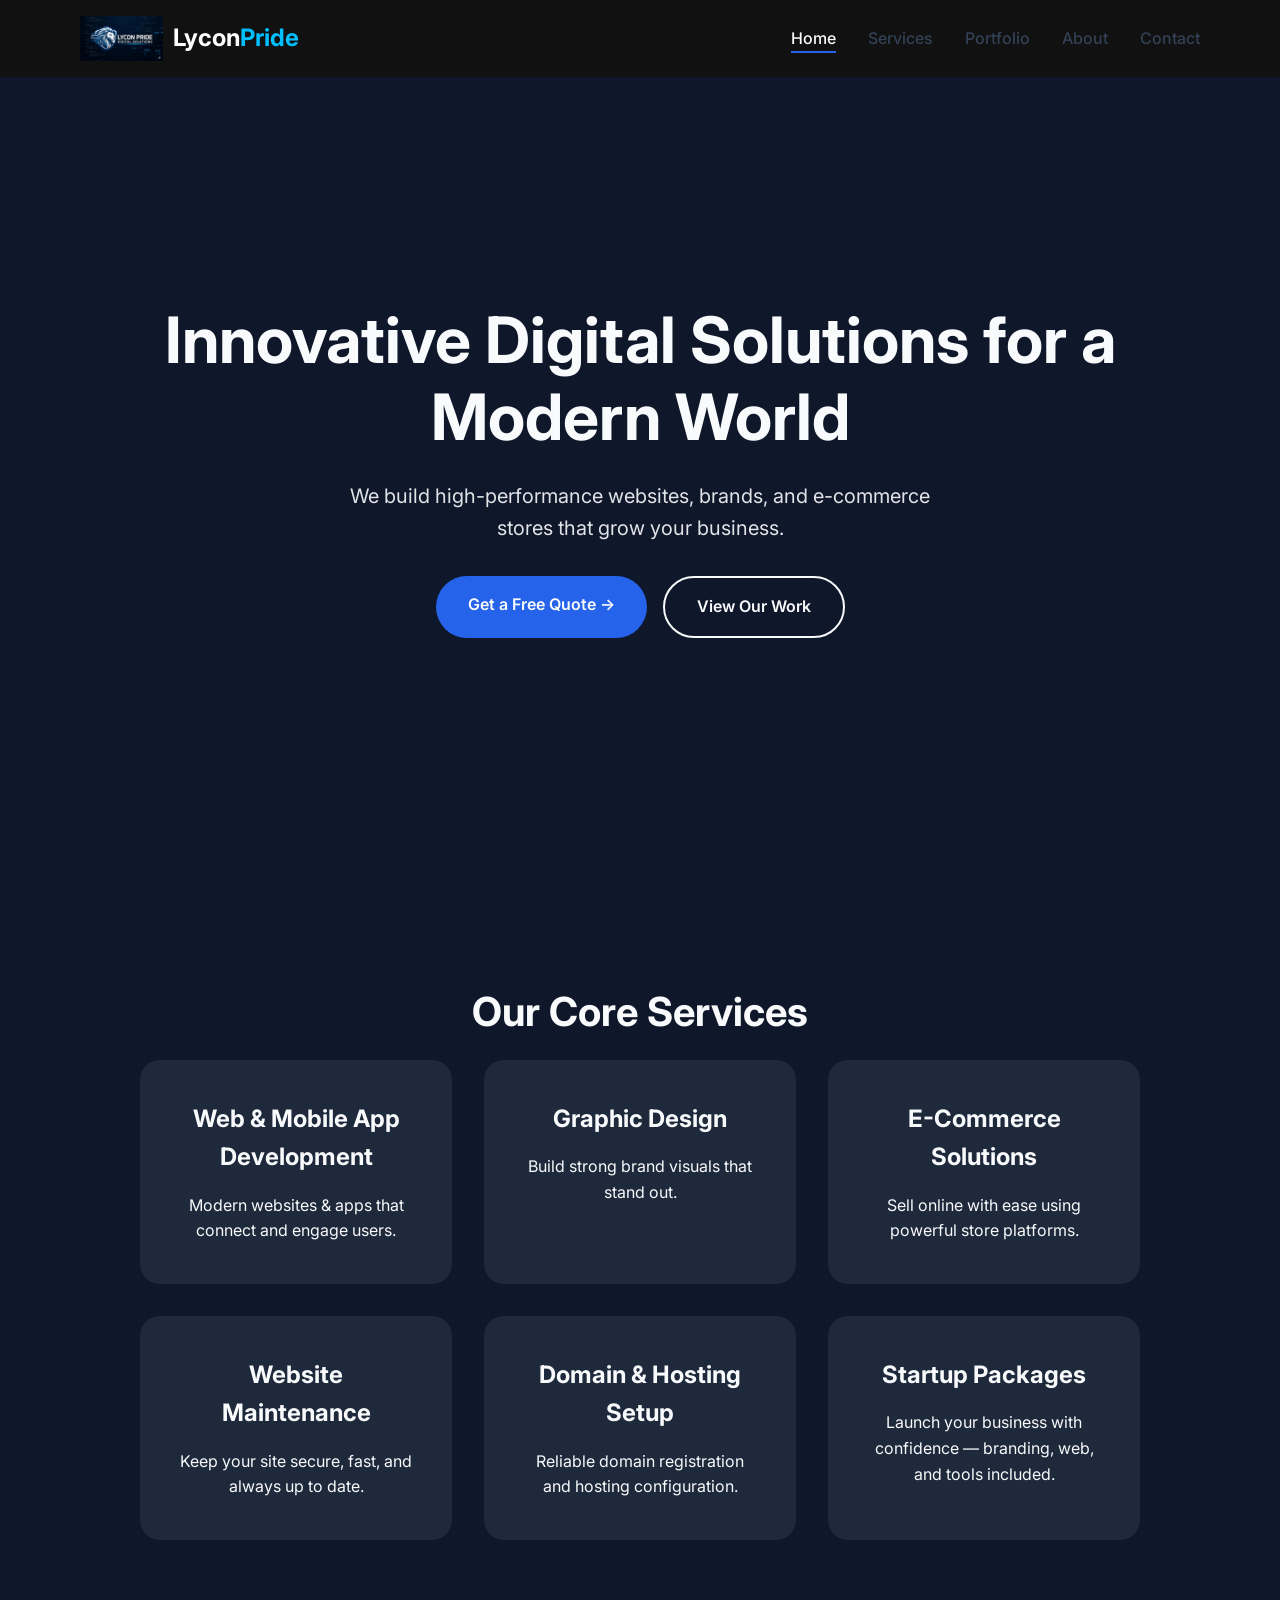
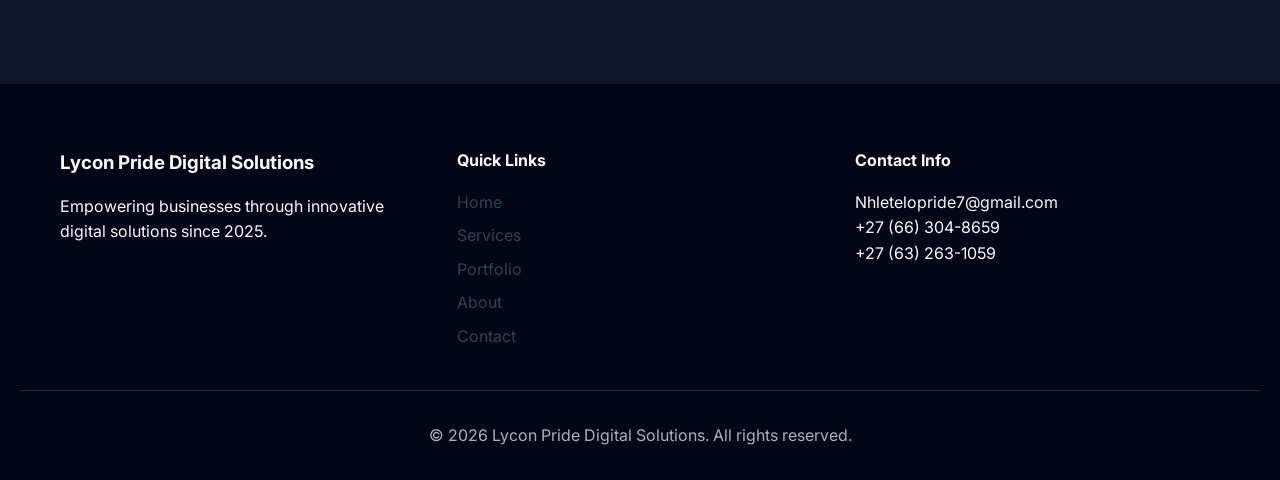
<file: index.html>
<!DOCTYPE html>
<html lang="en">
<head>
    <meta charset="UTF-8">
    <meta name="viewport" content="width=device-width, initial-scale=1.0">
    <title>Lycon Pride Digital Solutions | Home</title>

    <!-- CSS -->
    <link rel="stylesheet" href="style.css">

    <!-- Fonts -->
    <link href="https://fonts.googleapis.com/css2?family=Inter:wght@300;400;500;600;700;800&display=swap" rel="stylesheet">
</head>
<body>

    <!-- Navigation -->
    <nav class="navbar">
        <div class="container">
            <div class="nav-container">
                <a href="index.html" class="logo">
                    <img src="lyconpride.png" alt="Lycon Pride Logo">
                    <span>Lycon<span class="highlight">Pride</span></span>
                </a>
                <button class="mobile-menu-btn" id="mobileMenuBtn">☰</button>
                <ul class="nav-links" id="navLinks">
                    <li><a href="index.html" class="active">Home</a></li>
                    <li><a href="services.html">Services</a></li>
                    <li><a href="portfolio.html">Portfolio</a></li>
                    <li><a href="about.html">About</a></li>
                    <li><a href="contact.html">Contact</a></li>
                </ul>
            </div>
        </div>
    </nav>

    <!-- Hero -->
    <section class="hero">
        <div class="container">
            <div class="hero-content">
                <h1>Innovative Digital Solutions for a Modern World</h1>
                <p>We build high-performance websites, brands, and e-commerce stores that grow your business.</p>
                <div class="hero-buttons">
                    <a href="contact.html" class="btn-primary">Get a Free Quote →</a>
                    <a href="portfolio.html" class="btn-secondary">View Our Work</a>
                </div>
            </div>
        </div>
    </section>

    <!-- Services -->
    <section class="services-preview">
        <div class="container">
            <h2 class="section-title">Our Core Services</h2>
            <div class="services-grid">

                <div class="service-card">
                    <h3>Web & Mobile App Development</h3>
                    <p>Modern websites & apps that connect and engage users.</p>
                </div>

                <div class="service-card">
                    <h3>Graphic Design</h3>
                    <p>Build strong brand visuals that stand out.</p>
                </div>

                <div class="service-card">
                    <h3>E-Commerce Solutions</h3>
                    <p>Sell online with ease using powerful store platforms.</p>
                </div>

                <div class="service-card">
                    <h3>Website Maintenance</h3>
                    <p>Keep your site secure, fast, and always up to date.</p>
                </div>

                <div class="service-card">
                    <h3>Domain & Hosting Setup</h3>
                    <p>Reliable domain registration and hosting configuration.</p>
                </div>

                <div class="service-card">
                    <h3>Startup Packages</h3>
                    <p>Launch your business with confidence — branding, web, and tools included.</p>
                </div>

            </div>
        </div>
    </section>

    <!-- Footer -->
    <footer class="footer">
        <div class="container">
            <div class="footer-content">
                <div class="footer-section">
                    <h3>Lycon Pride Digital Solutions</h3>
                    <p>Empowering businesses through innovative digital solutions since 2025.</p>
                </div>
                <div class="footer-section">
                    <h4>Quick Links</h4>
                    <ul>
                        <li><a href="index.html">Home</a></li>
                        <li><a href="services.html">Services</a></li>
                        <li><a href="portfolio.html">Portfolio</a></li>
                        <li><a href="about.html">About</a></li>
                        <li><a href="contact.html">Contact</a></li>
                    </ul>
                </div>
                <div class="footer-section">
                    <h4>Contact Info</h4>
                    <p>Nhletelopride7@gmail.com</p>
                    <p>+27 (66) 304-8659</p>
                    <p>+27 (63) 263-1059</p>
                </div>
                </div>
            </div>
            <div class="footer-bottom">
                <p>&copy; 2025 Lycon Pride Digital Solutions. All rights reserved.</p>
            </div>
        </div>
    </footer>

    <!-- JS -->
    <script src="main.js"></script>
</body>
</html>
</file>
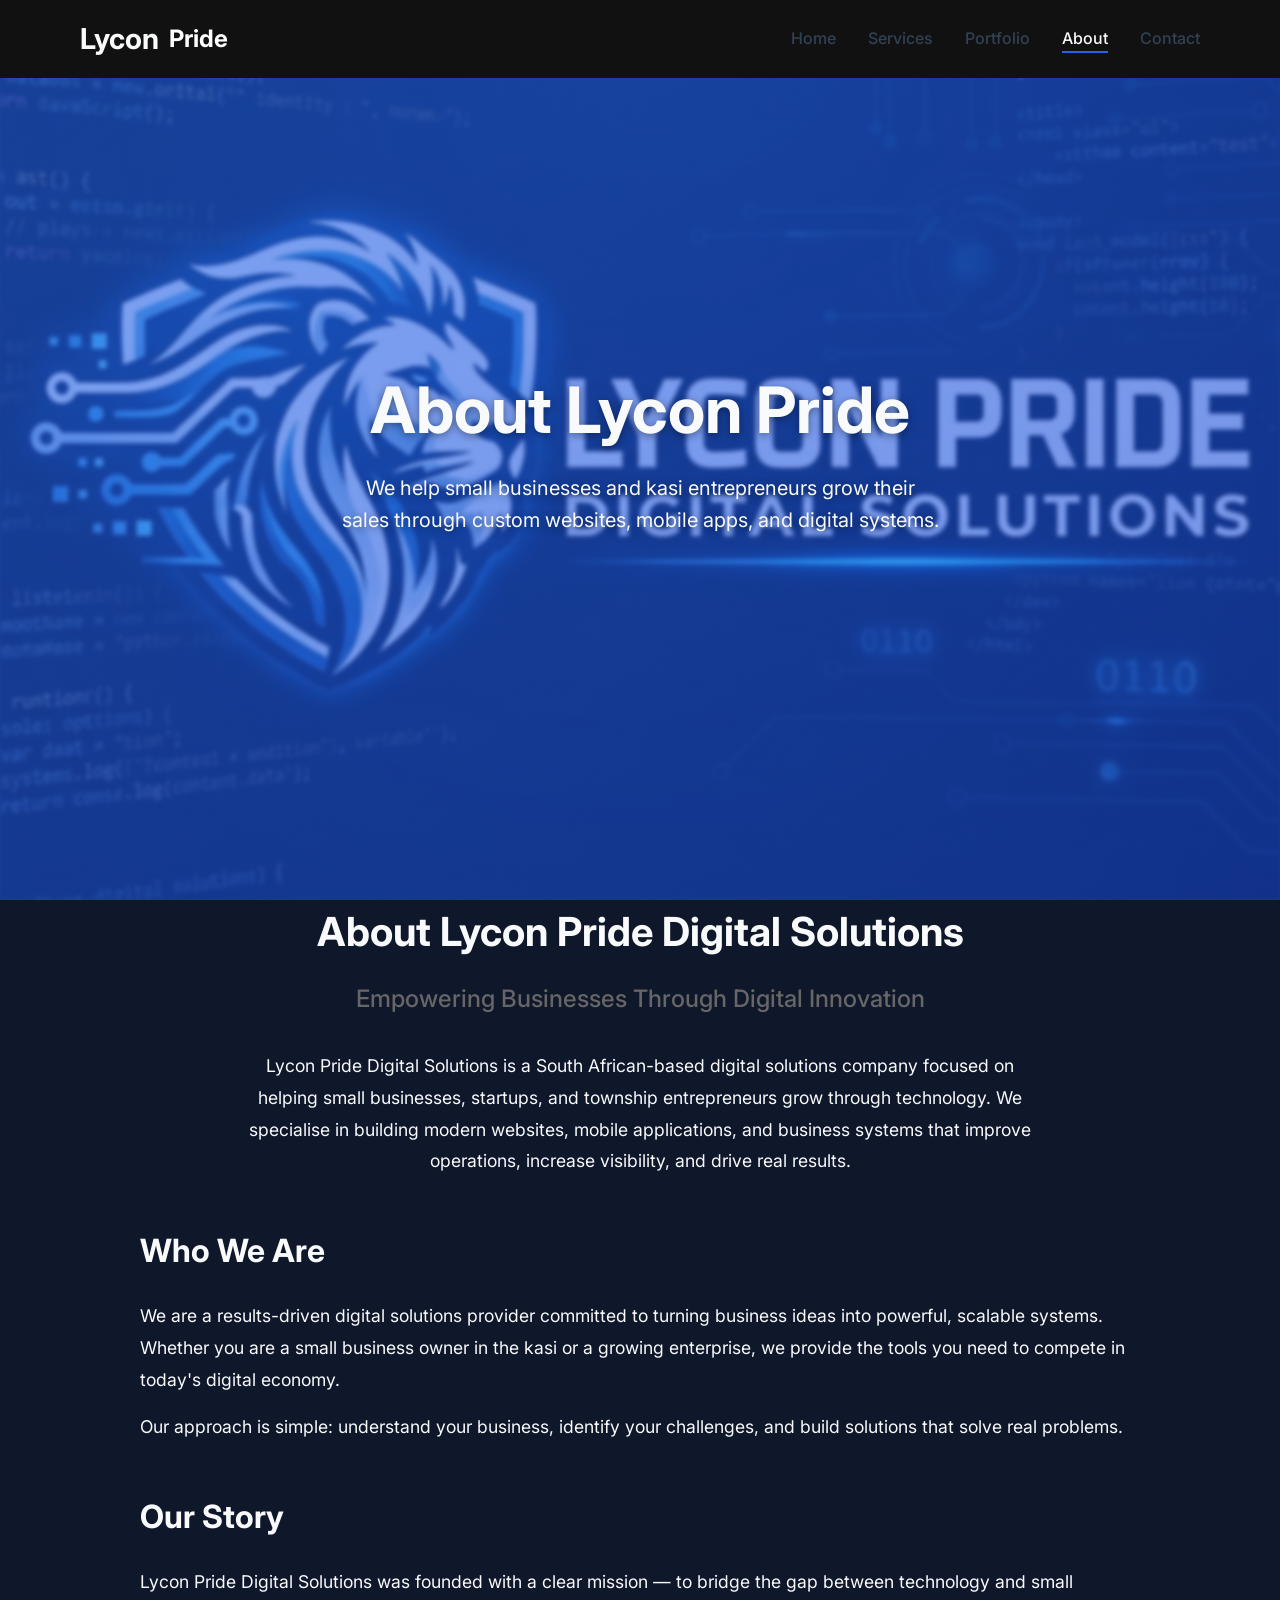
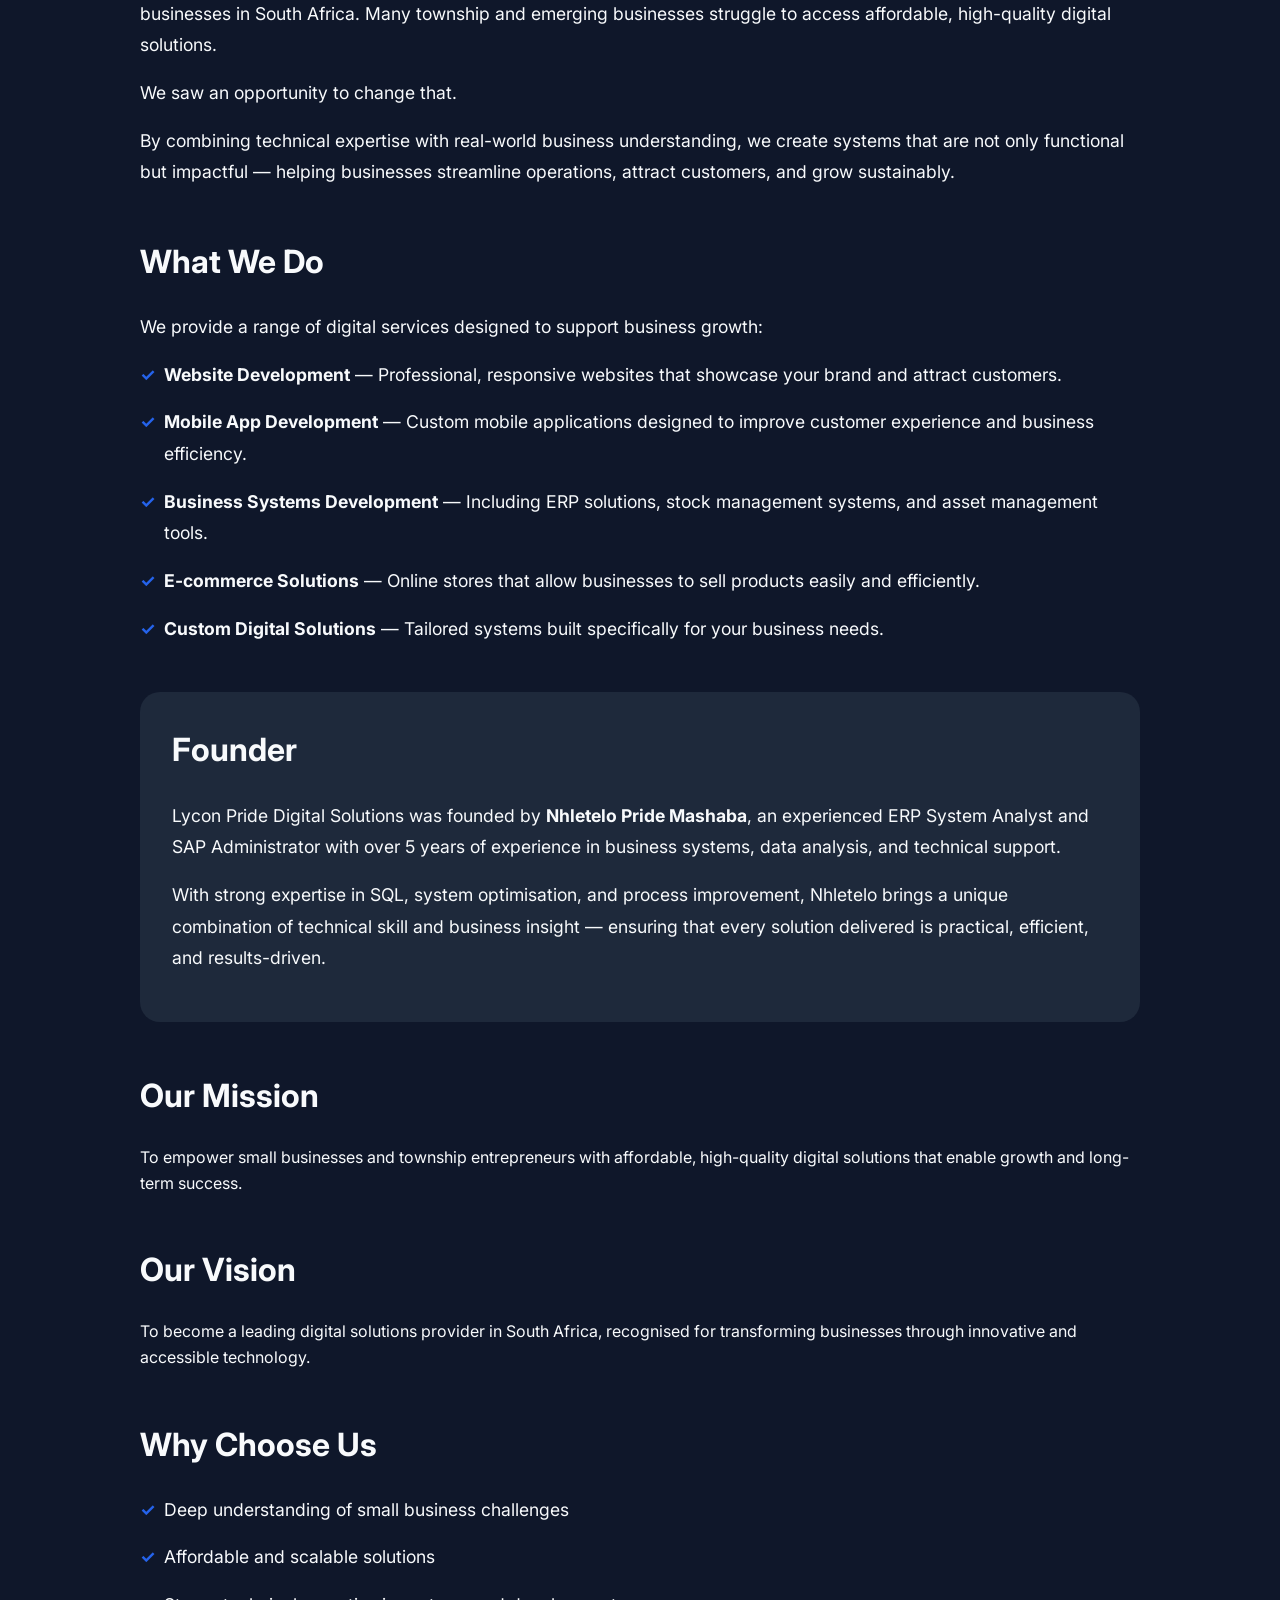
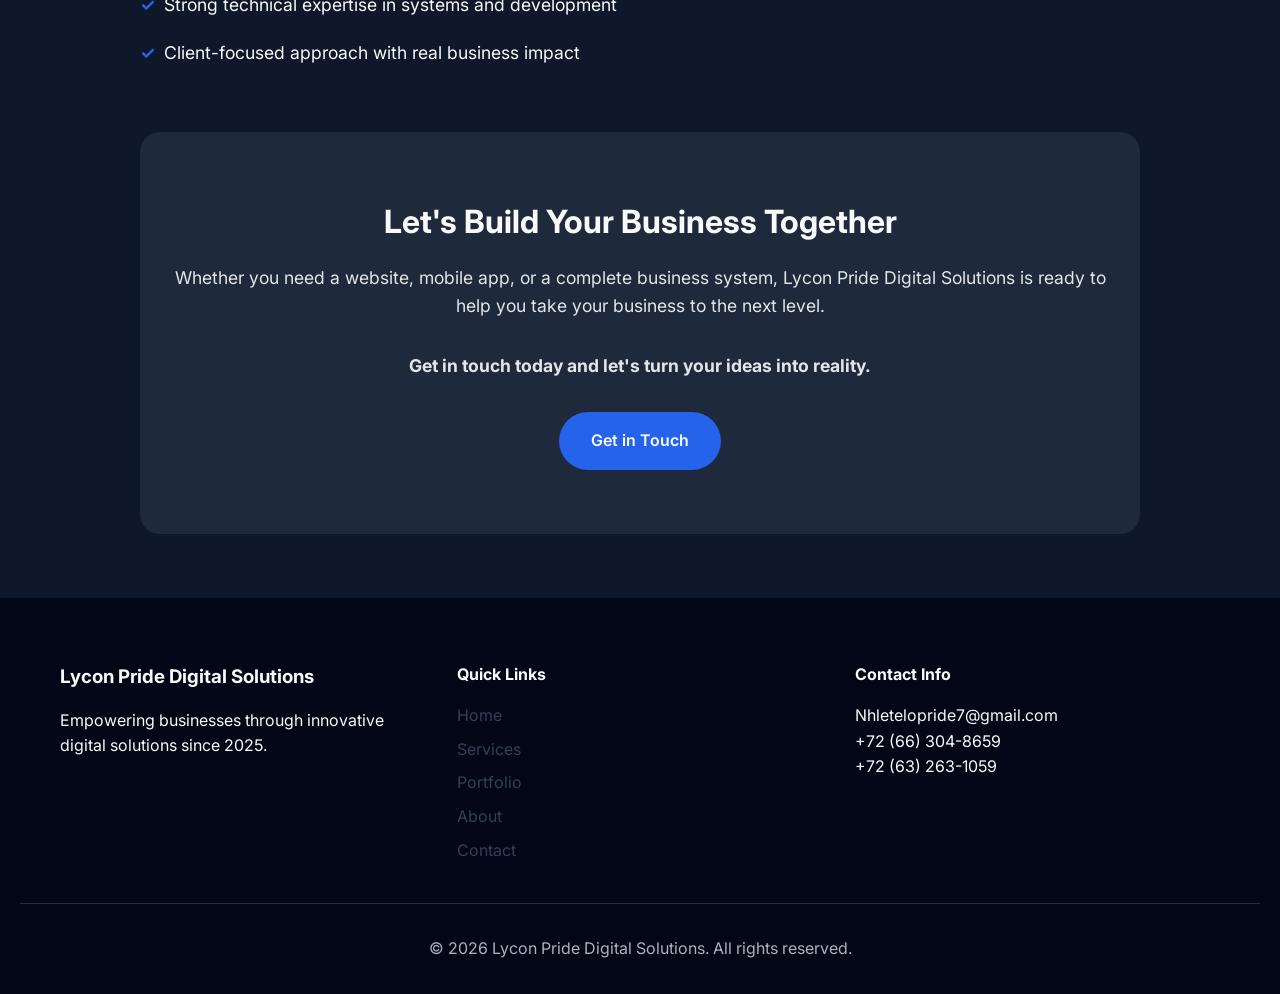
<file: about.html>
<!DOCTYPE html>
<html lang="en">
<head>
    <meta charset="UTF-8">
    <meta name="viewport" content="width=device-width, initial-scale=1.0">
    <title>About Us | Lycon Pride Digital Solutions</title>

    <!-- CSS -->
    <link rel="stylesheet" href="style.css">

    <!-- Fonts -->
    <link href="https://fonts.googleapis.com/css2?family=Inter:wght@300;400;500;600;700;800&display=swap" rel="stylesheet">
</head>
<body>

    <!-- NAVBAR -->
    <nav class="navbar">
        <div class="container">
            <div class="nav-container">
                <a href="index.html" class="logo">Lycon<span>Pride</span></a>
                <button class="mobile-menu-btn" id="mobileMenuBtn">☰</button>
                <ul class="nav-links" id="navLinks">
                    <li><a href="index.html">Home</a></li>
                    <li><a href="services.html">Services</a></li>
                    <li><a href="portfolio.html">Portfolio</a></li>
                    <li><a href="about.html" class="active">About</a></li>
                    <li><a href="contact.html">Contact</a></li>
                </ul>
            </div>
        </div>
    </nav>

    <!-- HERO -->
    <section class="page-hero services-hero">
        <div class="container">
            <h1>About Lycon Pride</h1>
            <p>We help small businesses and kasi entrepreneurs grow their sales through custom websites, mobile apps, and digital systems.</p>
        </div>
    </section>

    <!-- ABOUT -->
    <section class="about-page">
        <div class="container">
            <div class="about-content">

                <!-- Introduction -->
                <div class="about-intro">
                    <h2>About Lycon Pride Digital Solutions</h2>
                    <h3>Empowering Businesses Through Digital Innovation</h3>
                    <p>Lycon Pride Digital Solutions is a South African-based digital solutions company focused on helping small businesses, startups, and township entrepreneurs grow through technology. We specialise in building modern websites, mobile applications, and business systems that improve operations, increase visibility, and drive real results.</p>
                </div>

                <!-- Who We Are -->
                <div class="about-section">
                    <h2>Who We Are</h2>
                    <p>We are a results-driven digital solutions provider committed to turning business ideas into powerful, scalable systems. Whether you are a small business owner in the kasi or a growing enterprise, we provide the tools you need to compete in today's digital economy.</p>
                    <p>Our approach is simple: understand your business, identify your challenges, and build solutions that solve real problems.</p>
                </div>

                <!-- Our Story -->
                <div class="about-section">
                    <h2>Our Story</h2>
                    <p>Lycon Pride Digital Solutions was founded with a clear mission — to bridge the gap between technology and small businesses in South Africa. Many township and emerging businesses struggle to access affordable, high-quality digital solutions.</p>
                    <p>We saw an opportunity to change that.</p>
                    <p>By combining technical expertise with real-world business understanding, we create systems that are not only functional but impactful — helping businesses streamline operations, attract customers, and grow sustainably.</p>
                </div>

                <!-- What We Do -->
                <div class="about-section">
                    <h2>What We Do</h2>
                    <p>We provide a range of digital services designed to support business growth:</p>
                    <ul class="services-list">
                        <li><strong>Website Development</strong> — Professional, responsive websites that showcase your brand and attract customers.</li>
                        <li><strong>Mobile App Development</strong> — Custom mobile applications designed to improve customer experience and business efficiency.</li>
                        <li><strong>Business Systems Development</strong> — Including ERP solutions, stock management systems, and asset management tools.</li>
                        <li><strong>E-commerce Solutions</strong> — Online stores that allow businesses to sell products easily and efficiently.</li>
                        <li><strong>Custom Digital Solutions</strong> — Tailored systems built specifically for your business needs.</li>
                    </ul>
                </div>

                <!-- Founder -->
                <div class="about-section founder-section">
                    <h2>Founder</h2>
                    <p>Lycon Pride Digital Solutions was founded by <strong>Nhletelo Pride Mashaba</strong>, an experienced ERP System Analyst and SAP Administrator with over 5 years of experience in business systems, data analysis, and technical support.</p>
                    <p>With strong expertise in SQL, system optimisation, and process improvement, Nhletelo brings a unique combination of technical skill and business insight — ensuring that every solution delivered is practical, efficient, and results-driven.</p>
                </div>

                <!-- Mission -->
                <div class="about-mission">
                    <h2>Our Mission</h2>
                    <p>To empower small businesses and township entrepreneurs with affordable, high-quality digital solutions that enable growth and long-term success.</p>
                </div>

                <!-- Vision -->
                <div class="about-vision">
                    <h2>Our Vision</h2>
                    <p>To become a leading digital solutions provider in South Africa, recognised for transforming businesses through innovative and accessible technology.</p>
                </div>

                <!-- Why Choose Us -->
                <div class="about-section">
                    <h2>Why Choose Us</h2>
                    <ul class="benefits-list">
                        <li>Deep understanding of small business challenges</li>
                        <li>Affordable and scalable solutions</li>
                        <li>Strong technical expertise in systems and development</li>
                        <li>Client-focused approach with real business impact</li>
                    </ul>
                </div>

                <!-- Call to Action -->
                <div class="about-cta">
                    <h2>Let's Build Your Business Together</h2>
                    <p>Whether you need a website, mobile app, or a complete business system, Lycon Pride Digital Solutions is ready to help you take your business to the next level.</p>
                    <p><strong>Get in touch today and let's turn your ideas into reality.</strong></p>
                    <a href="contact.html" class="btn-primary">Get in Touch</a>
                </div>

            </div>
        </div>
    </section>

     <!-- Footer -->
    <footer class="footer">
        <div class="container">
            <div class="footer-content">
                <div class="footer-section">
                    <h3>Lycon Pride Digital Solutions</h3>
                    <p>Empowering businesses through innovative digital solutions since 2025.</p>
                </div>
                <div class="footer-section">
                    <h4>Quick Links</h4>
                    <ul>
                        <li><a href="index.html">Home</a></li>
                        <li><a href="services.html">Services</a></li>
                        <li><a href="portfolio.html">Portfolio</a></li>
                        <li><a href="about.html">About</a></li>
                        <li><a href="contact.html">Contact</a></li>
                    </ul>
                </div>
                <div class="footer-section">
                    <h4>Contact Info</h4>
                     <p>Nhletelopride7@gmail.com </p>
                    <p>+72 (66) 304-8659</p>
                     <p>+72 (63) 263-1059</p>
                </div>
                </div>
            </div>
            <div class="footer-bottom">
                <p>&copy; 2025 Lycon Pride Digital Solutions. All rights reserved.</p>
            </div>
        </div>
    </footer>

    <!-- JS -->
    <script src="main.js"></script>
</body>
</html>
</file>
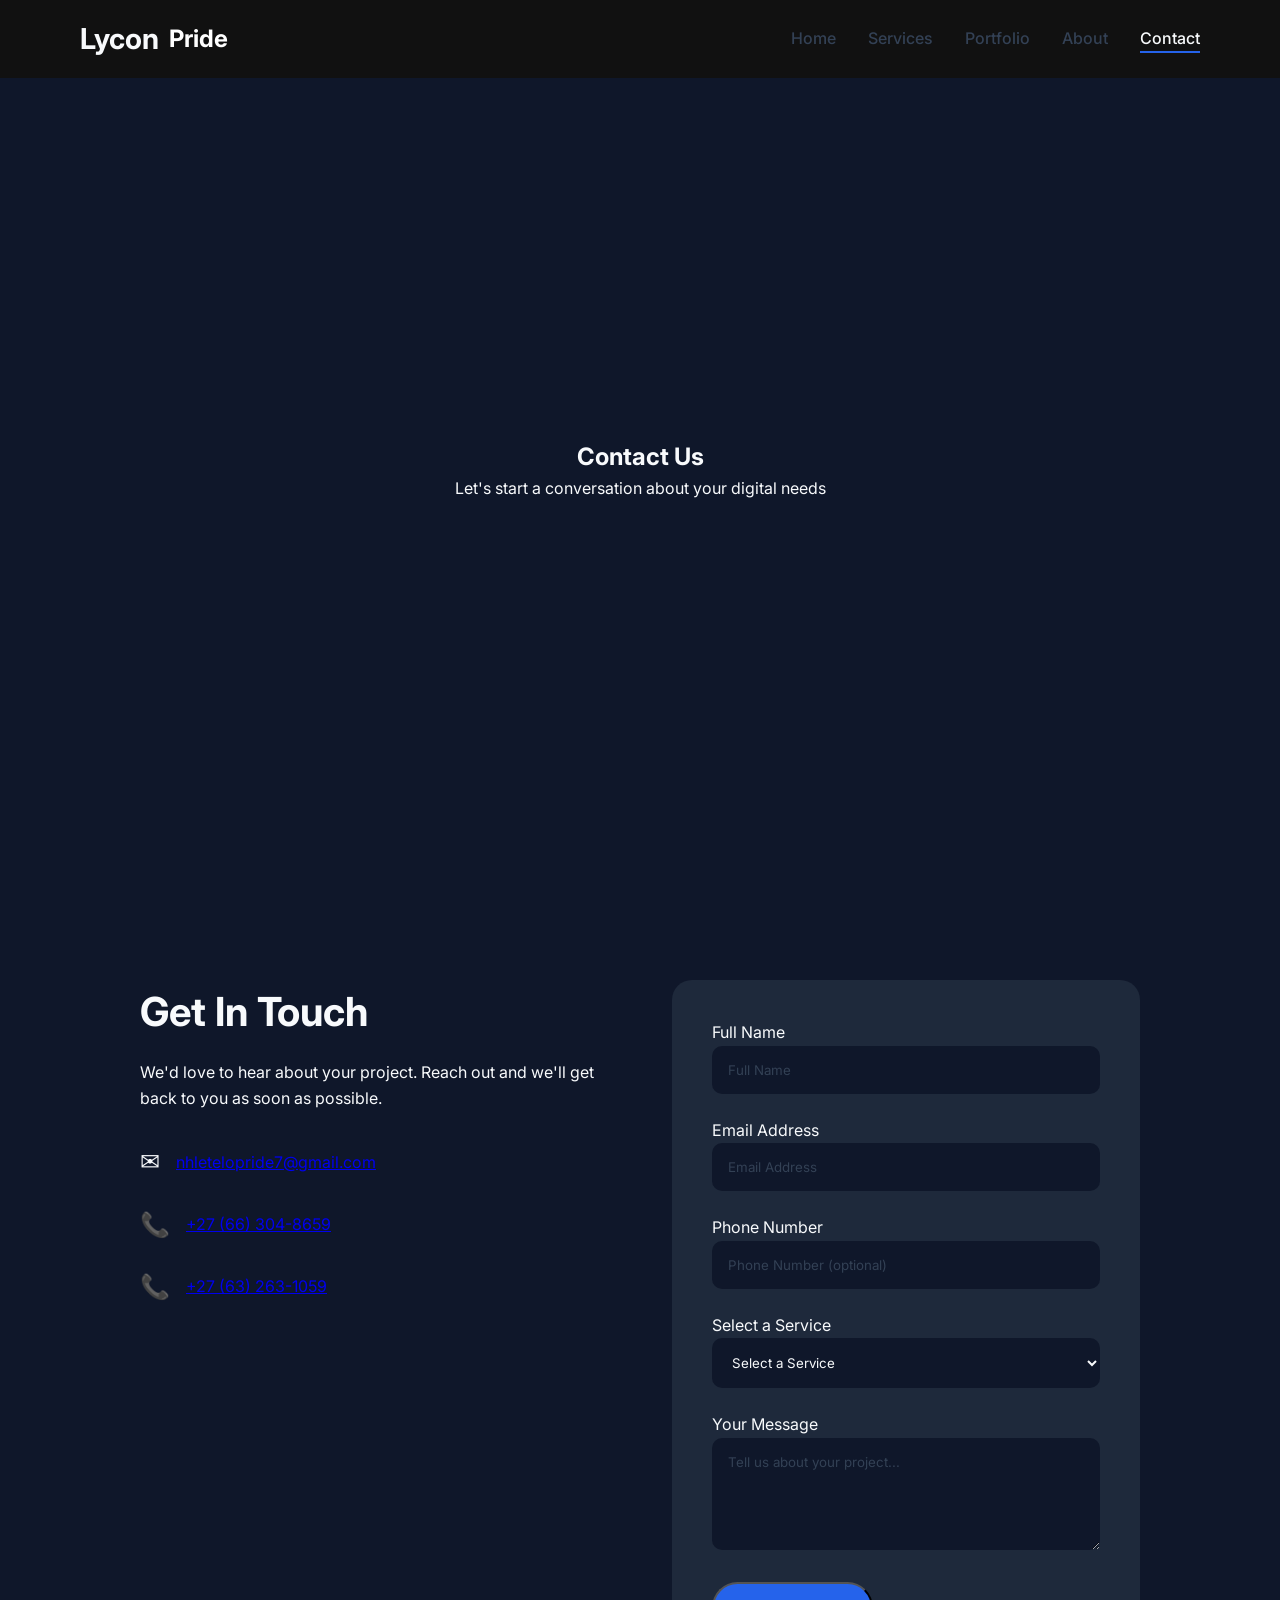
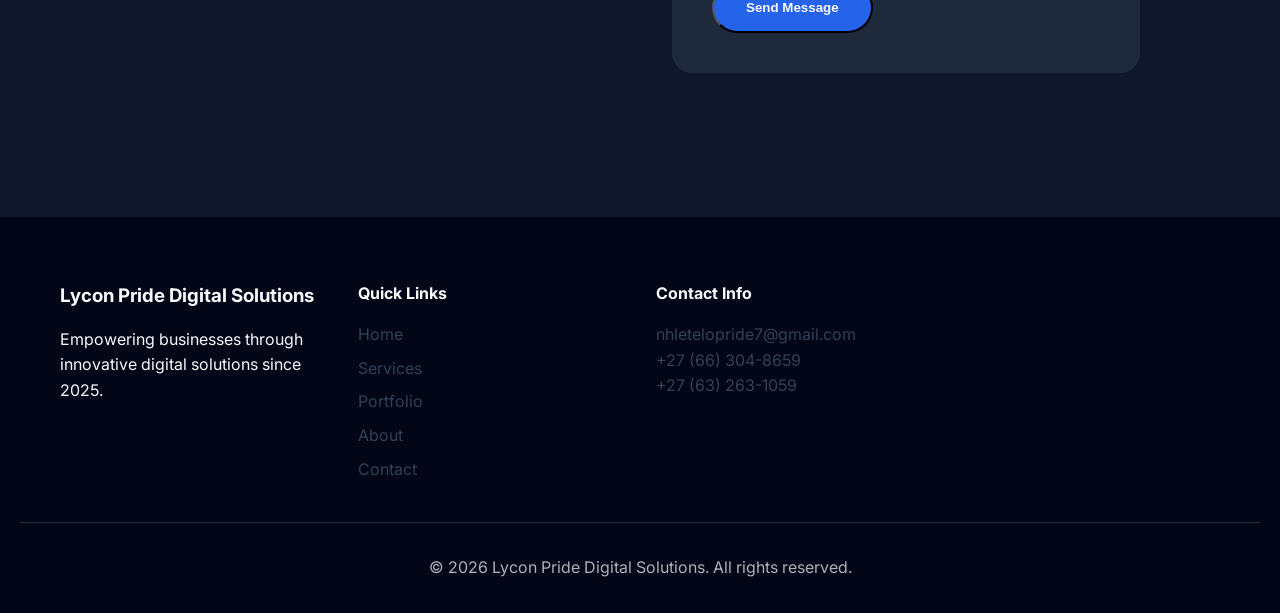
<file: contact.html>
<!DOCTYPE html>
<html lang="en">
<head>
    <meta charset="UTF-8">
    <meta name="viewport" content="width=device-width, initial-scale=1.0">
    <meta name="description" content="Contact Lycon Pride Digital Solutions — get in touch for web development, graphic design, e-commerce, and more.">
    <title>Contact Us | Lycon Pride Digital Solutions</title>

    <!-- CSS -->
    <link rel="stylesheet" href="style.css">

    <!-- Fonts -->
    <link href="https://fonts.googleapis.com/css2?family=Inter:wght@300;400;500;600;700;800&display=swap" rel="stylesheet">
</head>
<body>

    <!-- NAVBAR -->
    <nav class="navbar" role="navigation" aria-label="Main navigation">
        <div class="container">
            <div class="nav-container">
                <a href="index.html" class="logo" aria-label="Lycon Pride Digital Solutions Home">Lycon<span>Pride</span></a>
                <button class="mobile-menu-btn" id="mobileMenuBtn" aria-label="Toggle mobile menu" aria-expanded="false">&#9776;</button>
                <ul class="nav-links" id="navLinks" role="menubar">
                    <li role="none"><a href="index.html" role="menuitem">Home</a></li>
                    <li role="none"><a href="services.html" role="menuitem">Services</a></li>
                    <li role="none"><a href="portfolio.html" role="menuitem">Portfolio</a></li>
                    <li role="none"><a href="about.html" role="menuitem">About</a></li>
                    <li role="none"><a href="contact.html" class="active" role="menuitem" aria-current="page">Contact</a></li>
                </ul>
            </div>
        </div>
    </nav>

    <!-- HERO -->
    <section class="page-hero" aria-label="Page header">
        <div class="container">
            <h1>Contact Us</h1>
            <p>Let's start a conversation about your digital needs</p>
        </div>
    </section>

    <!-- CONTACT -->
    <section class="contact-page" aria-label="Contact information and form">
        <div class="container">
            <div class="contact-grid">

                <!-- INFO -->
                <div class="contact-info">
                    <h2>Get In Touch</h2>
                    <p>We'd love to hear about your project. Reach out and we'll get back to you as soon as possible.</p>

                    <div class="contact-details">

                        <div class="contact-item">
                            <div class="contact-icon" aria-hidden="true">&#9993;</div>
                            <p><a href="mailto:nhletelopride7@gmail.com">nhletelopride7@gmail.com</a></p>
                        </div>

                        <div class="contact-item">
                            <div class="contact-icon" aria-hidden="true">&#128222;</div>
                            <p><a href="tel:+27663048659">+27 (66) 304-8659</a></p>
                        </div>

                        <div class="contact-item">
                            <div class="contact-icon" aria-hidden="true">&#128222;</div>
                            <p><a href="tel:+27632631059">+27 (63) 263-1059</a></p>
                        </div>

                    </div>
                </div>

                <!-- FORM -->
                <div class="contact-form">
                    <form
                        action="https://formspree.io/f/xreownyz"
                        method="POST"
                        id="contactForm"
                        novalidate
                        aria-label="Contact form"
                    >
                        <!-- Formspree reply-to: uses the email the visitor enters -->
                        <input type="hidden" name="_replyto" value="">

                        <label for="name" class="sr-only">Full Name</label>
                        <input
                            type="text"
                            name="name"
                            id="name"
                            placeholder="Full Name"
                            autocomplete="name"
                            required
                            aria-required="true"
                        >

                        <label for="email" class="sr-only">Email Address</label>
                        <input
                            type="email"
                            name="email"
                            id="email"
                            placeholder="Email Address"
                            autocomplete="email"
                            required
                            aria-required="true"
                        >

                        <label for="phone" class="sr-only">Phone Number</label>
                        <input
                            type="tel"
                            name="phone"
                            id="phone"
                            placeholder="Phone Number (optional)"
                            autocomplete="tel"
                        >

                        <label for="service" class="sr-only">Select a Service</label>
                        <select name="service" id="service" required aria-required="true">
                            <option value="" disabled selected>Select a Service</option>
                            <option value="Web Development">Web Development</option>
                            <option value="Graphic Design">Graphic Design</option>
                            <option value="E-Commerce Solutions">E-Commerce Solutions</option>
                            <option value="Website Maintenance">Website Maintenance</option>
                            <option value="Domain & Hosting Setup">Domain &amp; Hosting Setup</option>
                            <option value="Startup Packages">Startup Packages</option>
                        </select>

                        <label for="message" class="sr-only">Your Message</label>
                        <textarea
                            name="message"
                            id="message"
                            rows="5"
                            placeholder="Tell us about your project..."
                            required
                            aria-required="true"
                        ></textarea>

                        <button type="submit" class="btn-primary">Send Message</button>
                        <div id="formMessage" role="alert" aria-live="polite"></div>

                    </form>
                </div>

            </div>
        </div>
    </section>

    <!-- FOOTER -->
    <footer class="footer" role="contentinfo">
        <div class="container">
            <div class="footer-content">
                <div class="footer-section">
                    <h3>Lycon Pride Digital Solutions</h3>
                    <p>Empowering businesses through innovative digital solutions since 2025.</p>
                </div>
                <div class="footer-section">
                    <h4>Quick Links</h4>
                    <ul>
                        <li><a href="index.html">Home</a></li>
                        <li><a href="services.html">Services</a></li>
                        <li><a href="portfolio.html">Portfolio</a></li>
                        <li><a href="about.html">About</a></li>
                        <li><a href="contact.html">Contact</a></li>
                    </ul>
                </div>
                <div class="footer-section">
                    <h4>Contact Info</h4>
                    <p><a href="mailto:nhletelopride7@gmail.com">nhletelopride7@gmail.com</a></p>
                    <p><a href="tel:+27663048659">+27 (66) 304-8659</a></p>
                    <p><a href="tel:+27632631059">+27 (63) 263-1059</a></p>
                </div>
                <div class="footer-section">
                    
                    </div>
                </div>
            </div>
            <div class="footer-bottom">
                <p>&copy; 2025 Lycon Pride Digital Solutions. All rights reserved.</p>
            </div>
        </div>
    </footer>

    <!-- JS -->
    <script src="main.js"></script>

    <!-- Form enhancement: sync _replyto with email field -->
    <script>
        (function () {
            var emailInput = document.getElementById('email');
            var replyTo = document.querySelector('input[name="_replyto"]');
            if (emailInput && replyTo) {
                emailInput.addEventListener('input', function () {
                    replyTo.value = emailInput.value;
                });
            }

            var mobileBtn = document.getElementById('mobileMenuBtn');
            var navLinks = document.getElementById('navLinks');
            if (mobileBtn && navLinks) {
                mobileBtn.addEventListener('click', function () {
                    var expanded = mobileBtn.getAttribute('aria-expanded') === 'true';
                    mobileBtn.setAttribute('aria-expanded', String(!expanded));
                    navLinks.classList.toggle('open');
                });
            }
        })();
    </script>

</body>
</html>
</file>
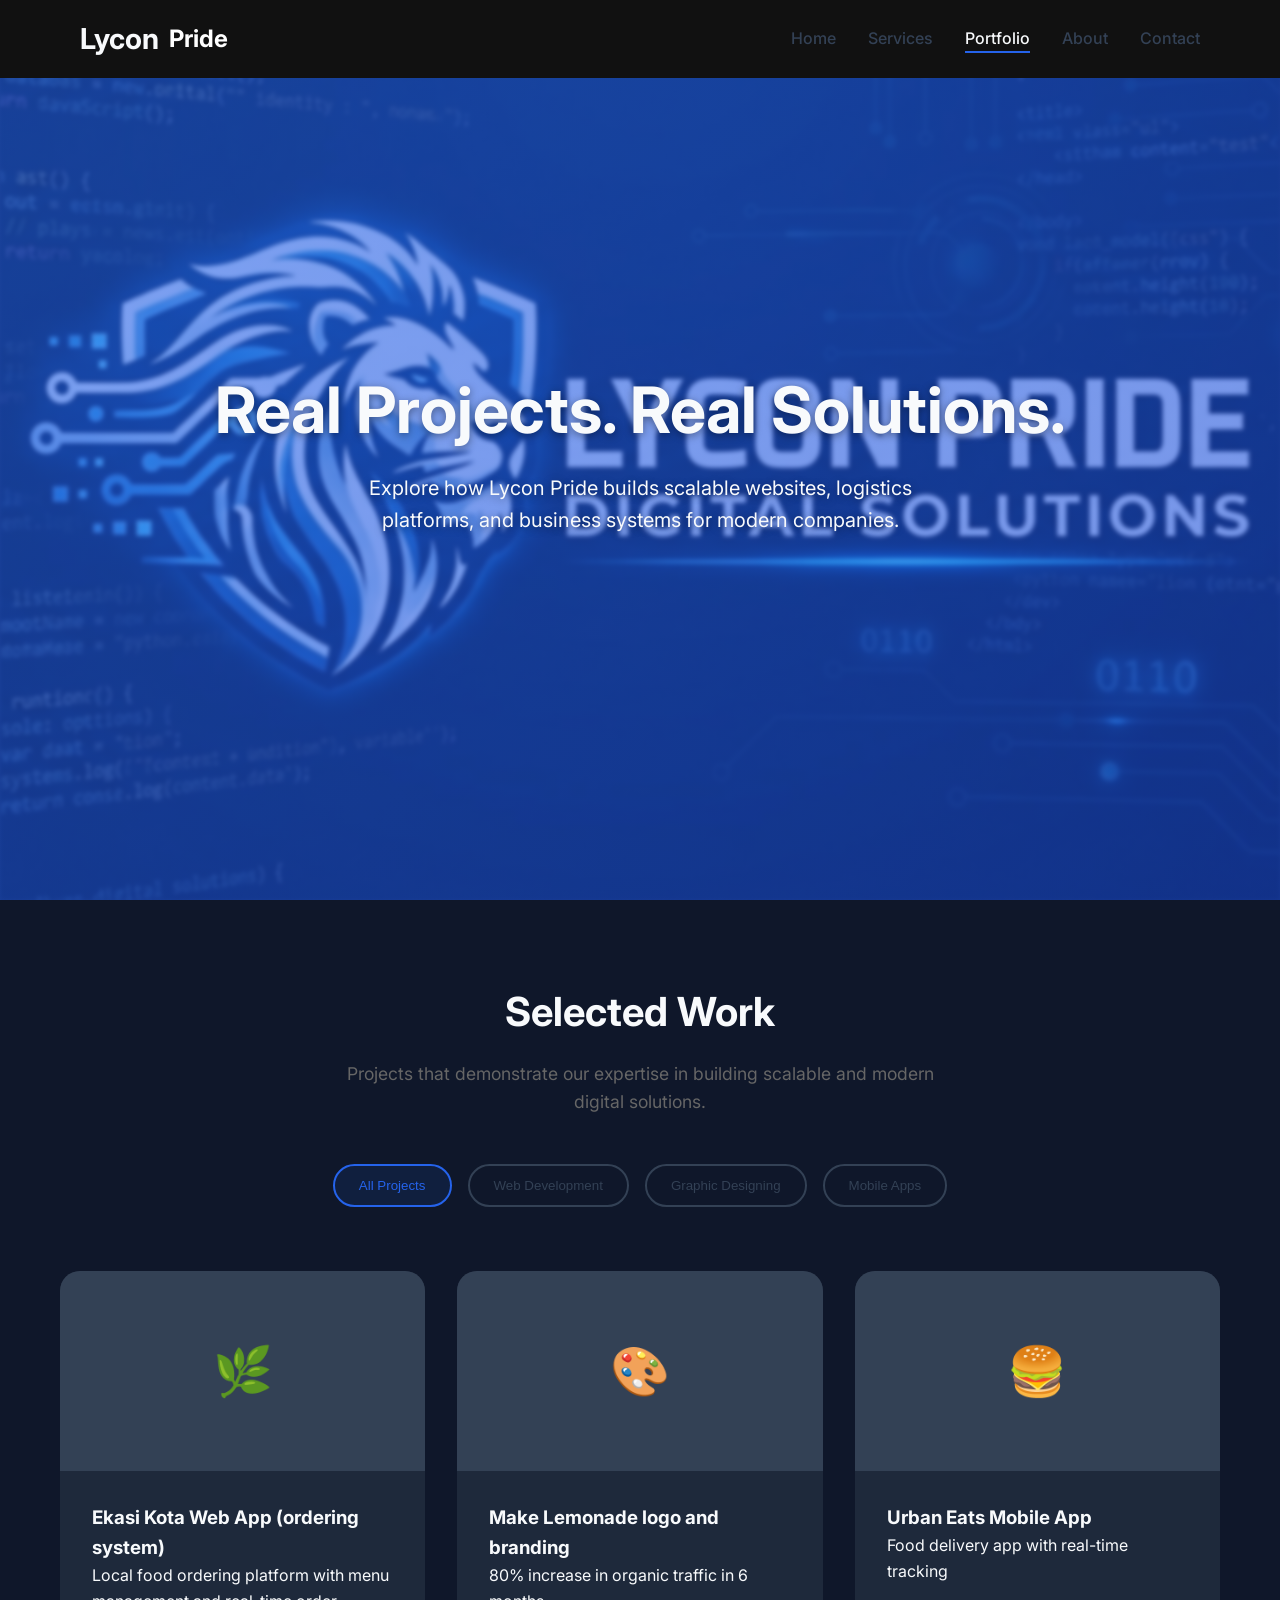
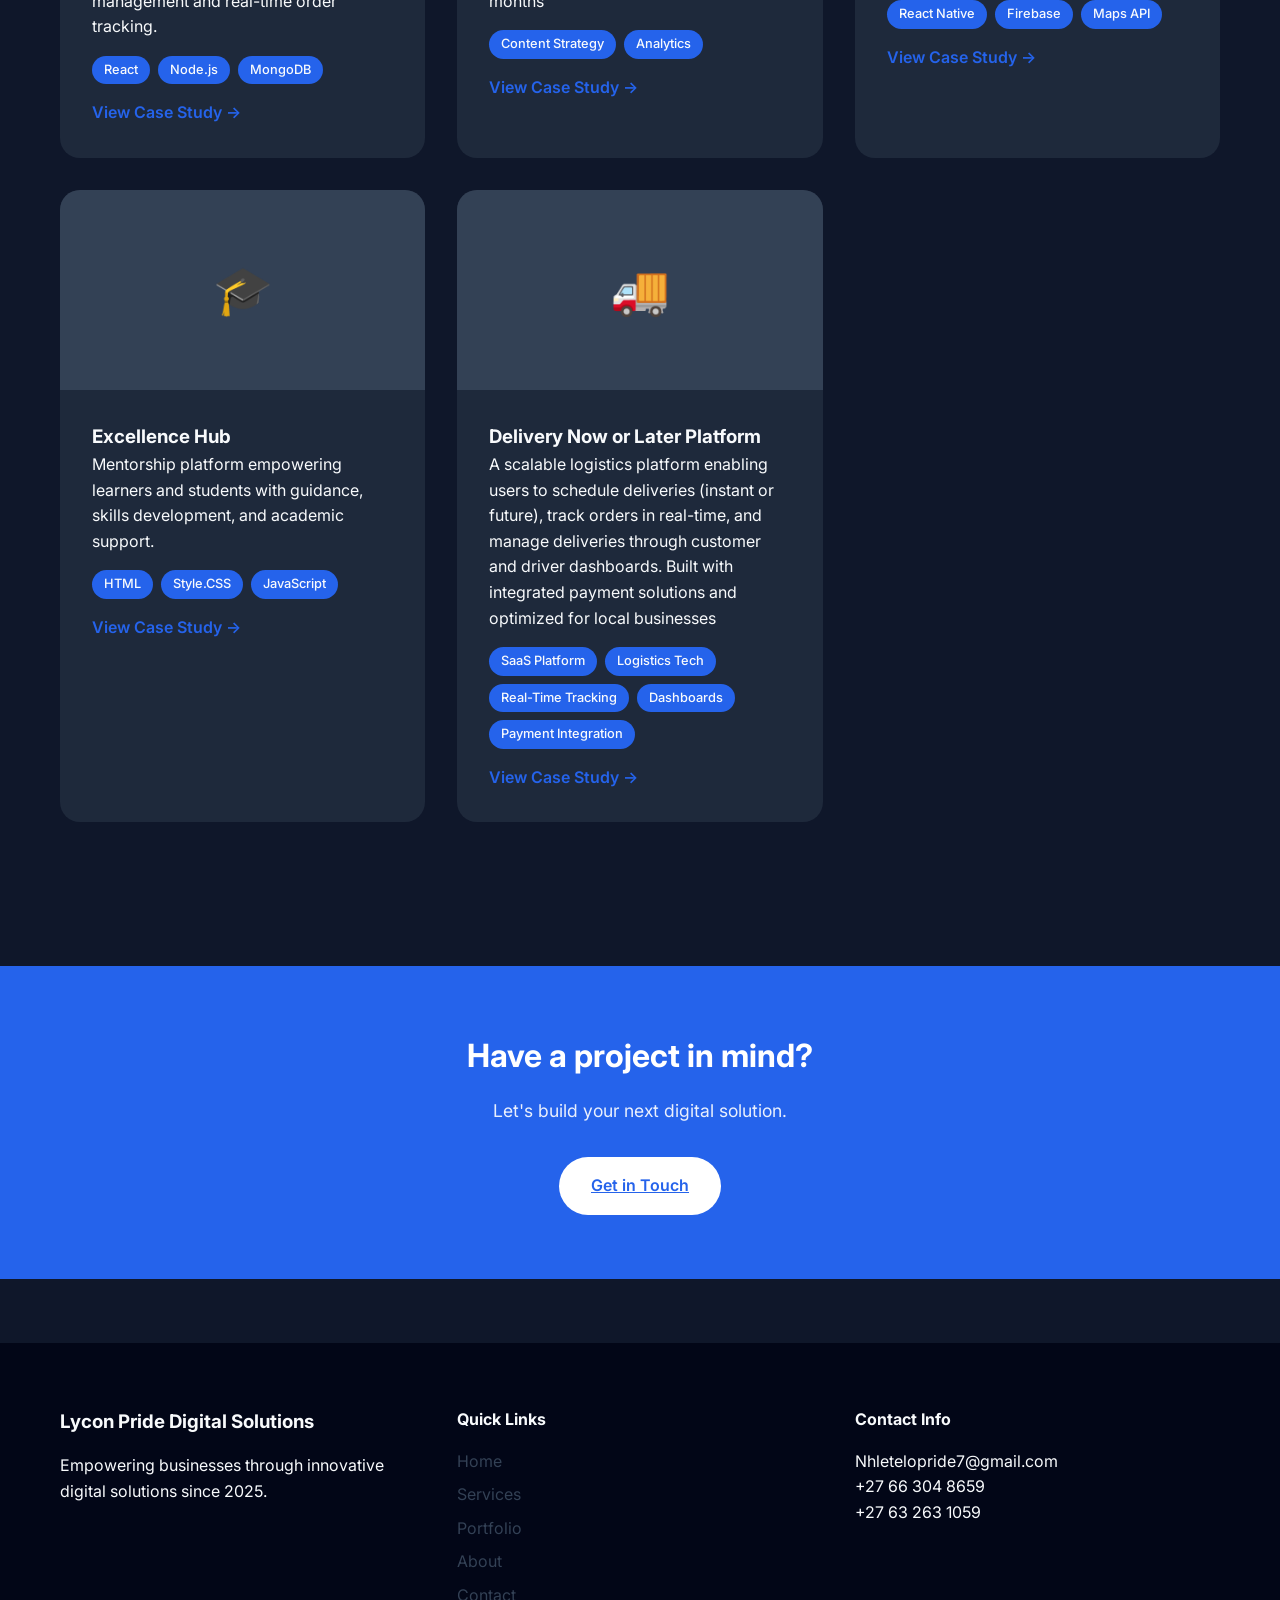
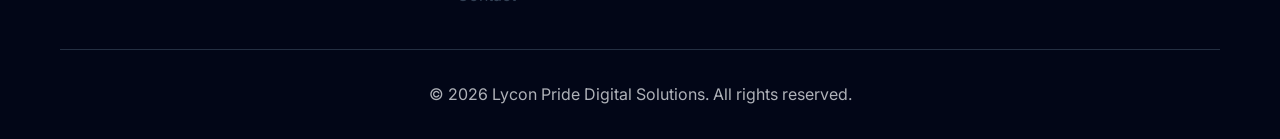
<file: portfolio.html>
<!DOCTYPE html>
<html lang="en">
<head>
    <meta charset="UTF-8">
    <meta name="viewport" content="width=device-width, initial-scale=1.0">
    <title>Our Portfolio | Web & Software Projects | Lycon Pride Digital Solutions South Africa</title>
    <meta name="description" content="Explore our portfolio of web development, mobile apps, and digital platforms built for businesses in South Africa.">

    <!-- CSS -->
    <link rel="stylesheet" href="style.css">

    <!-- Fonts -->
    <link href="https://fonts.googleapis.com/css2?family=Inter:wght@300;400;500;600;700;800&display=swap" rel="stylesheet">
</head>
<body>

    <!-- NAVBAR -->
    <nav class="navbar">
        <div class="container">
            <div class="nav-container">
                <a href="index.html" class="logo">Lycon<span>Pride</span></a>
                <button class="mobile-menu-btn" id="mobileMenuBtn">☰</button>
                <ul class="nav-links" id="navLinks">
                    <li><a href="index.html">Home</a></li>
                    <li><a href="services.html">Services</a></li>
                    <li><a href="portfolio.html" class="active">Portfolio</a></li>
                    <li><a href="about.html">About</a></li>
                    <li><a href="contact.html">Contact</a></li>
                </ul>
            </div>
        </div>
    </nav>

    <!-- HERO -->
    <section class="page-hero services-hero">
        <div class="container">
            <h1>Real Projects. Real Solutions.</h1>
             <p>Explore how Lycon Pride builds scalable websites, logistics platforms, and business systems for modern companies.</p>
        </div>
    </section>

    <!-- PORTFOLIO -->
    <section class="portfolio-page">
        <div class="container">
            <h2 class="section-title">Selected Work</h2>
            <p class="section-subtitle">Projects that demonstrate our expertise in building scalable and modern digital solutions.</p>

            <div class="portfolio-filters" id="portfolioFilters">
                <button class="filter-btn active" data-filter="all">All Projects</button>
                <button class="filter-btn" data-filter="web">Web Development</button>
                <button class="filter-btn" data-filter="Graphic Designing">Graphic Designing</button>
                <button class="filter-btn" data-filter="mobile">Mobile Apps</button>
            </div>

            <div class="portfolio-grid-full" id="portfolioGrid">
                <!-- JS will insert projects here -->
            </div>
        </div>
    </section>

    <!-- CTA -->
    <section class="cta">
        <div class="container">
            <h2>Have a project in mind?</h2>
            <p>Let's build your next digital solution.</p>
            <a href="contact.html" class="btn">Get in Touch</a>
        </div>
    </section>

    <!-- FOOTER -->
    <footer class="footer">
        <div class="container">
            <div class="footer-content">

                <div class="footer-section">
                    <h3>Lycon Pride Digital Solutions</h3>
                    <p>Empowering businesses through innovative digital solutions since 2025.</p>
                </div>

                <div class="footer-section">
                    <h4>Quick Links</h4>
                    <ul>
                        <li><a href="index.html">Home</a></li>
                        <li><a href="services.html">Services</a></li>
                        <li><a href="portfolio.html">Portfolio</a></li>
                        <li><a href="about.html">About</a></li>
                        <li><a href="contact.html">Contact</a></li>
                    </ul>
                </div>

                <div class="footer-section">
                    <h4>Contact Info</h4>
                      <p>Nhletelopride7@gmail.com </p>
                      <p>+27 66 304 8659</p>
                      <p>+27 63 263 1059</p>
                </div>

            </div>

            <div class="footer-bottom">
                <p>&copy; 2026 Lycon Pride Digital Solutions. All rights reserved.</p>
            </div>
        </div>
    </footer>

    <!-- JS -->
    <script src="main.js"></script>
</body>
</html>
</file>
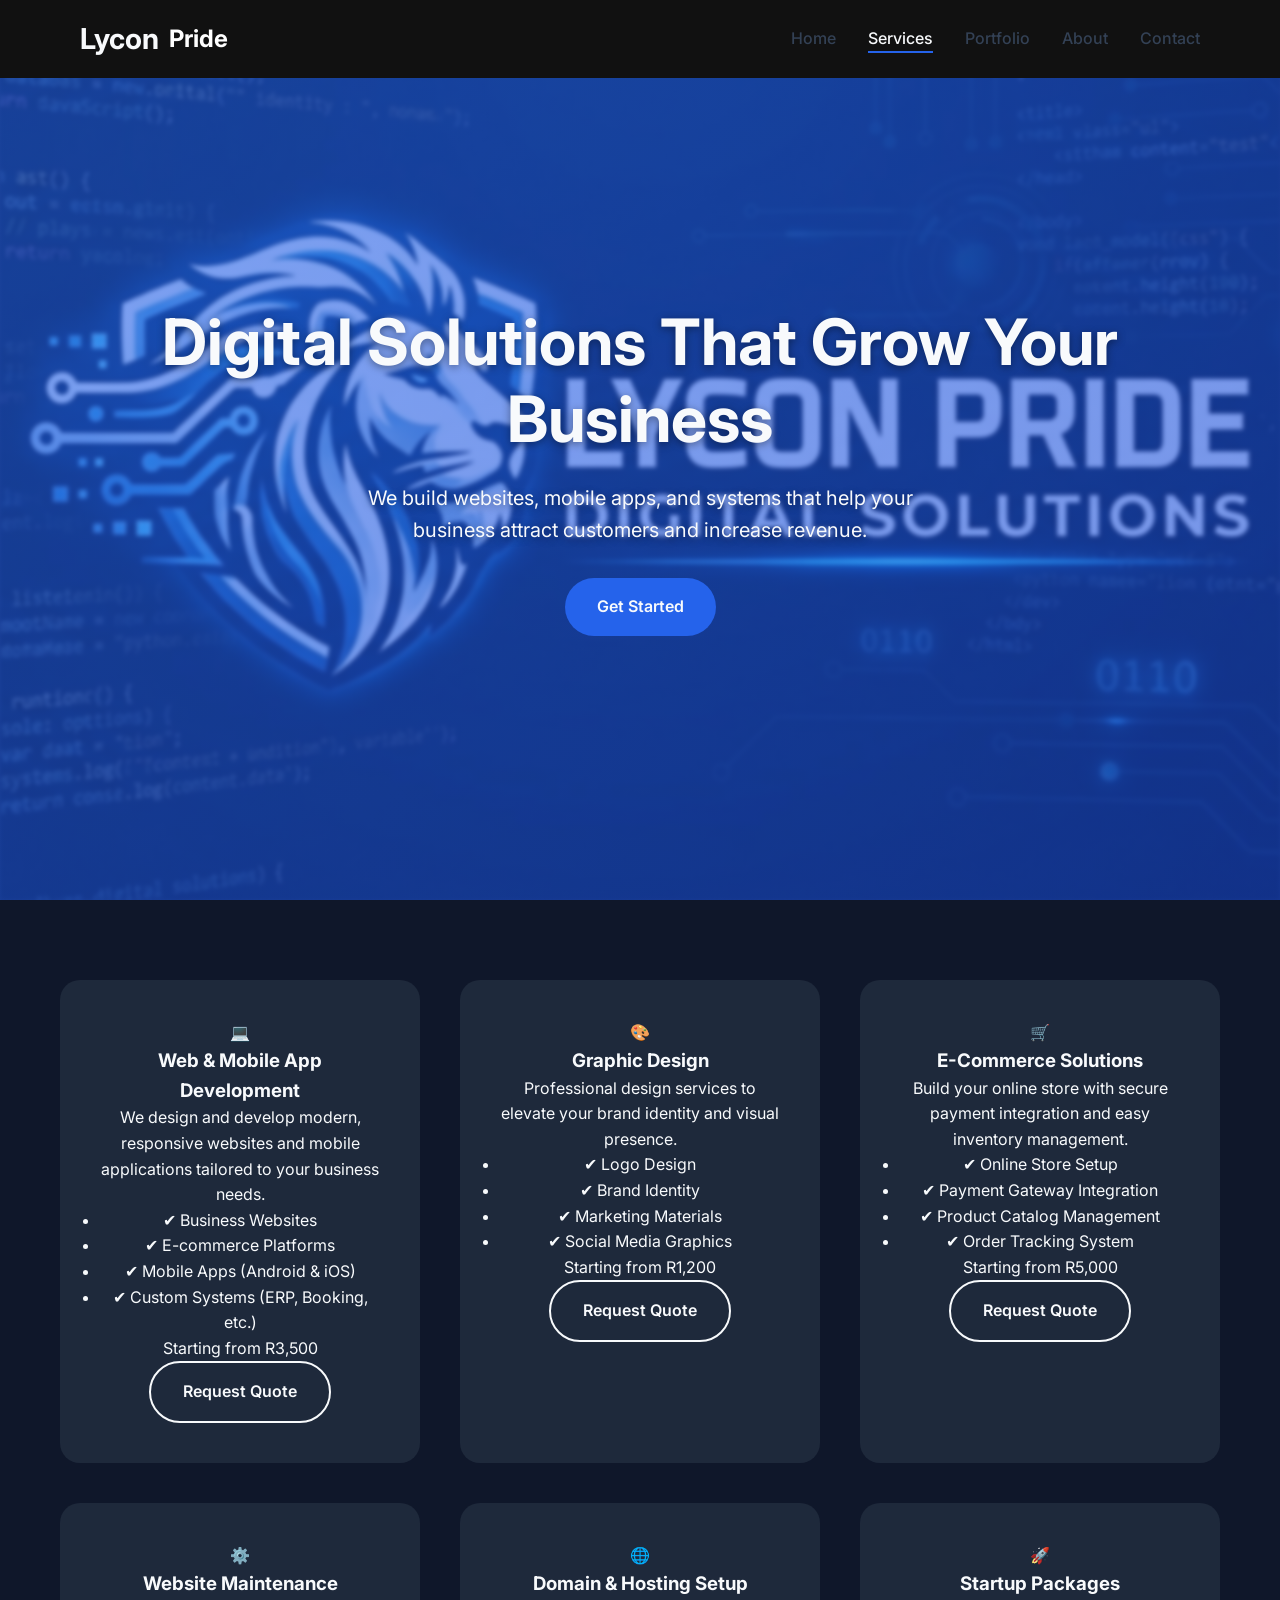
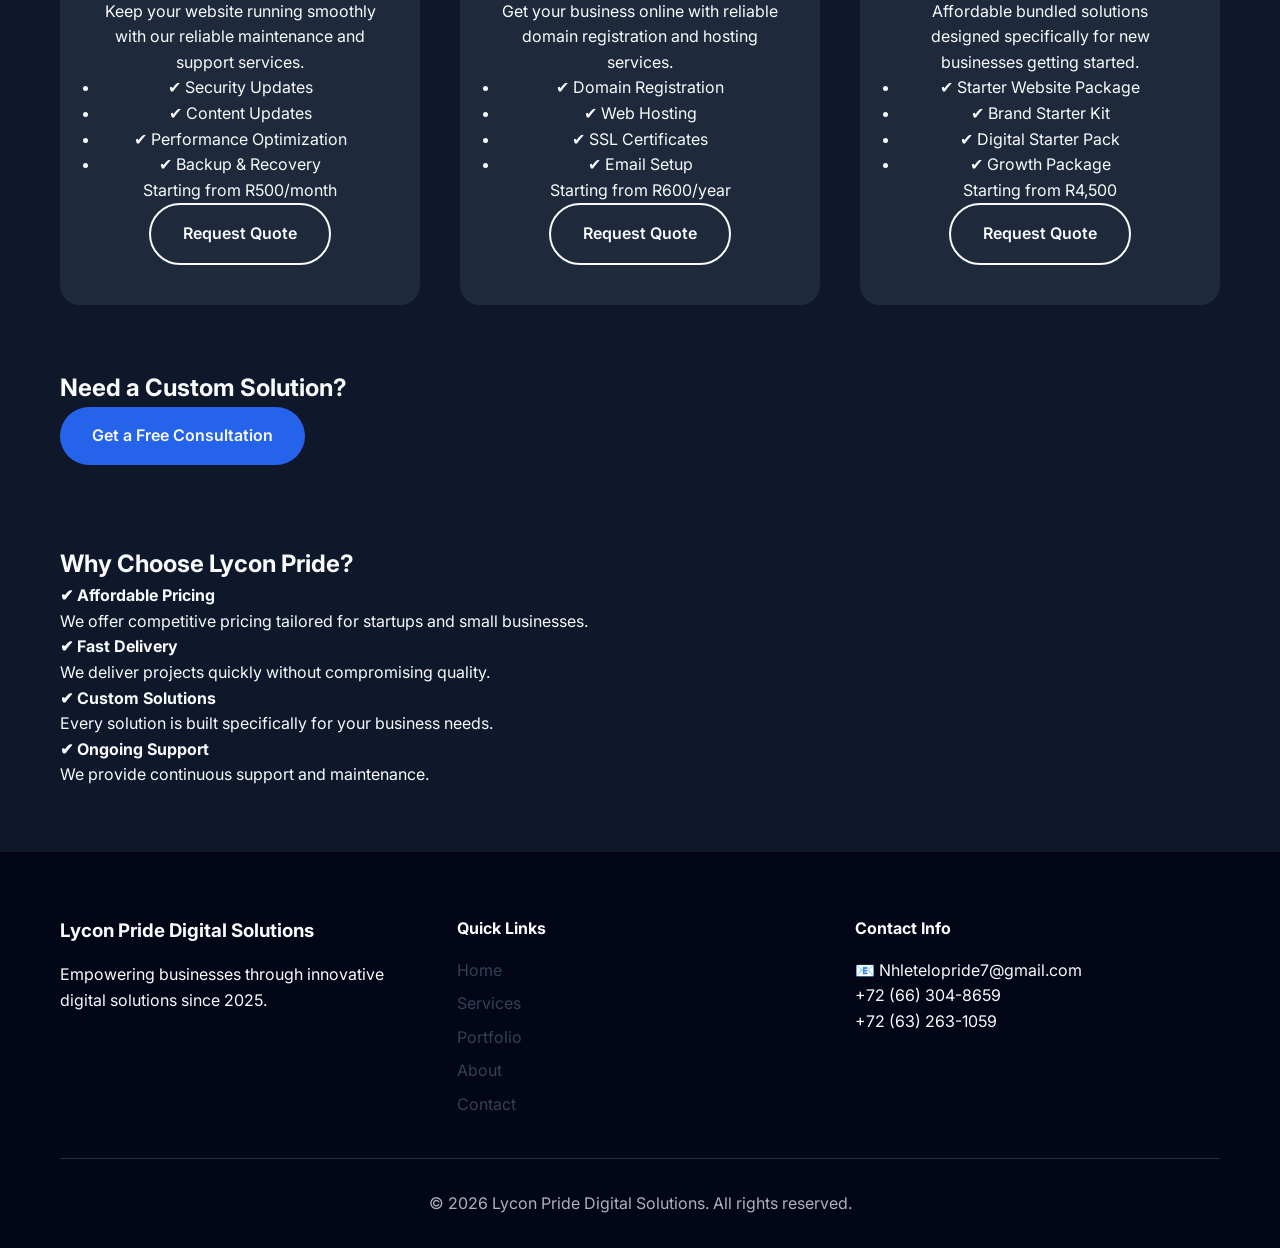
<file: services.html>
<!DOCTYPE html>
<html lang="en">
<head>
    <meta charset="UTF-8">
    <meta name="viewport" content="width=device-width, initial-scale=1.0">
    <title>Our Services | Lycon Pride Digital Solutions</title>

    <!-- CSS -->
    <link rel="stylesheet" href="style.css">

    <!-- Fonts -->
    <link href="https://fonts.googleapis.com/css2?family=Inter:wght@300;400;500;600;700;800&display=swap" rel="stylesheet">
</head>
<body>

    <!-- Navbar -->
    <nav class="navbar">
        <div class="container">
            <div class="nav-container">
                <a href="index.html" class="logo">Lycon<span>Pride</span></a>
                <button class="mobile-menu-btn" id="mobileMenuBtn">☰</button>
                <ul class="nav-links" id="navLinks">
                    <li><a href="index.html">Home</a></li>
                    <li><a href="services.html" class="active">Services</a></li>
                    <li><a href="portfolio.html">Portfolio</a></li>
                    <li><a href="about.html">About</a></li>
                    <li><a href="contact.html">Contact</a></li>
                </ul>
            </div>
        </div>
    </nav>

    <!-- Hero -->
    <section class="page-hero services-hero">
        <div class="container">
            <h1>Digital Solutions That Grow Your Business</h1>
            <p>We build websites, mobile apps, and systems that help your business attract customers and increase revenue.</p>
            <a href="contact.html" class="btn-primary">Get Started</a>
        </div>
    </section>

    <!-- Services -->
    <section class="services-full">
        <div class="container">
            <div class="services-grid-full">

                <div class="service-detail-card">
                    <div class="icon">💻</div>
                    <h3>Web & Mobile App Development</h3>
                    <p>We design and develop modern, responsive websites and mobile applications tailored to your business needs.</p>

                    <ul>
                        <li>✔ Business Websites</li>
                        <li>✔ E-commerce Platforms</li>
                        <li>✔ Mobile Apps (Android & iOS)</li>
                        <li>✔ Custom Systems (ERP, Booking, etc.)</li>
                    </ul>

                    <p class="price">Starting from R3,500</p>
                    <a href="contact.html" class="btn-secondary">Request Quote</a>
                </div>

                <div class="service-detail-card">
                    <div class="icon">🎨</div>
                    <h3>Graphic Design</h3>
                    <p>Professional design services to elevate your brand identity and visual presence.</p>

                    <ul>
                        <li>✔ Logo Design</li>
                        <li>✔ Brand Identity</li>
                        <li>✔ Marketing Materials</li>
                        <li>✔ Social Media Graphics</li>
                    </ul>

                    <p class="price">Starting from R1,200</p>
                    <a href="contact.html" class="btn-secondary">Request Quote</a>
                </div>

                <div class="service-detail-card">
                    <div class="icon">🛒</div>
                    <h3>E-Commerce Solutions</h3>
                    <p>Build your online store with secure payment integration and easy inventory management.</p>

                    <ul>
                        <li>✔ Online Store Setup</li>
                        <li>✔ Payment Gateway Integration</li>
                        <li>✔ Product Catalog Management</li>
                        <li>✔ Order Tracking System</li>
                    </ul>

                    <p class="price">Starting from R5,000</p>
                    <a href="contact.html" class="btn-secondary">Request Quote</a>
                </div>

                <div class="service-detail-card">
                    <div class="icon">⚙️</div>
                    <h3>Website Maintenance</h3>
                    <p>Keep your website running smoothly with our reliable maintenance and support services.</p>

                    <ul>
                        <li>✔ Security Updates</li>
                        <li>✔ Content Updates</li>
                        <li>✔ Performance Optimization</li>
                        <li>✔ Backup & Recovery</li>
                    </ul>

                    <p class="price">Starting from R500/month</p>
                    <a href="contact.html" class="btn-secondary">Request Quote</a>
                </div>

                <div class="service-detail-card">
                    <div class="icon">🌐</div>
                    <h3>Domain & Hosting Setup</h3>
                    <p>Get your business online with reliable domain registration and hosting services.</p>

                    <ul>
                        <li>✔ Domain Registration</li>
                        <li>✔ Web Hosting</li>
                        <li>✔ SSL Certificates</li>
                        <li>✔ Email Setup</li>
                    </ul>

                    <p class="price">Starting from R600/year</p>
                    <a href="contact.html" class="btn-secondary">Request Quote</a>
                </div>

                <div class="service-detail-card">
                    <div class="icon">🚀</div>
                    <h3>Startup Packages</h3>
                    <p>Affordable bundled solutions designed specifically for new businesses getting started.</p>

                    <ul>
                        <li>✔ Starter Website Package</li>
                        <li>✔ Brand Starter Kit</li>
                        <li>✔ Digital Starter Pack</li>
                        <li>✔ Growth Package</li>
                    </ul>

                    <p class="price">Starting from R4,500</p>
                    <a href="contact.html" class="btn-secondary">Request Quote</a>
                </div>

            </div>

            <div class="services-cta">
                <h2>Need a Custom Solution?</h2>
                <a href="contact.html" class="btn-primary">Get a Free Consultation</a>
            </div>
        </div>
    </section>

    <!-- Why Choose Us -->
    <section class="why-us">
        <div class="container">
            <h2>Why Choose Lycon Pride?</h2>

            <div class="why-grid">
                <div>
                    <h4>✔ Affordable Pricing</h4>
                    <p>We offer competitive pricing tailored for startups and small businesses.</p>
                </div>

                <div>
                    <h4>✔ Fast Delivery</h4>
                    <p>We deliver projects quickly without compromising quality.</p>
                </div>

                <div>
                    <h4>✔ Custom Solutions</h4>
                    <p>Every solution is built specifically for your business needs.</p>
                </div>

                <div>
                    <h4>✔ Ongoing Support</h4>
                    <p>We provide continuous support and maintenance.</p>
                </div>
            </div>
        </div>
    </section>

      <!-- Footer -->
    <footer class="footer">
        <div class="container">
            <div class="footer-content">
                <div class="footer-section">
                    <h3>Lycon Pride Digital Solutions</h3>
                    <p>Empowering businesses through innovative digital solutions since 2025.</p>
                </div>
                <div class="footer-section">
                    <h4>Quick Links</h4>
                    <ul>
                        <li><a href="index.html">Home</a></li>
                        <li><a href="services.html">Services</a></li>
                        <li><a href="portfolio.html">Portfolio</a></li>
                        <li><a href="about.html">About</a></li>
                        <li><a href="contact.html">Contact</a></li>
                    </ul>
                </div>
                <div class="footer-section">
                    <h4>Contact Info</h4>
                     <p>📧 Nhletelopride7@gmail.com </p>
                    <p>+72 (66) 304-8659</p>
                     <p>+72 (63) 263-1059</p>
                </div>
            </div>
            <div class="footer-bottom">
                <p>&copy; 2026 Lycon Pride Digital Solutions. All rights reserved.</p>
            </div>
        </div>
    </footer>
    <!-- JS -->
    <script src="main.js"></script>
</body>
</html>
</file>
<file: style.css>
* {
    margin: 0;
    padding: 0;
    box-sizing: border-box;
}

:root {
    --primary: #2563eb;
    --dark: #0f172a;
    --darker: #020617;
    --gray: #1e293b;
    --light-gray: #334155;
    --white: #f8fafc;
}

body {
    font-family: 'Inter', sans-serif;
    line-height: 1.6;
    background: var(--dark);
    color: var(--white);
}

.container {
    max-width: 1200px;
    margin: 0 auto;
    padding: 0 20px;
}

/* NAVBAR */
.navbar {
    position: fixed;
    top: 0;
    left: 0;
    right: 0;
    background: rgba(17, 17, 17, 0.95);
    backdrop-filter: blur(10px);
    z-index: 1000;
    padding: 1rem 0;
    transition: all 0.3s ease;
}

.nav-container {
    max-width: 1200px;
    margin: 0 auto;
    padding: 0 20px;
    display: flex;
    justify-content: space-between;
    align-items: center;
}

.logo {
    font-size: 1.8rem;
    font-weight: 700;
    color: var(--white);
    text-decoration: none;
    display: flex;
    align-items: center;
    gap: 10px;
    margin-right: auto;
}

.logo span {
    color: var(--primary);
}

.mobile-menu-btn {
    display: none;
    background: none;
    border: none;
    font-size: 1.5rem;
    color: var(--white);
    cursor: pointer;
}

.nav-links {
    display: flex;
    list-style: none;
    gap: 2rem;
    align-items: center;
}

.nav-links a {
    color: var(--light-gray);
    text-decoration: none;
    font-weight: 500;
    transition: color 0.3s ease;
    position: relative;
}

.nav-links a:hover,
.nav-links a.active {
    color: var(--white);
}

.nav-links a.active::after {
    content: '';
    position: absolute;
    bottom: -5px;
    left: 0;
    width: 100%;
    height: 2px;
    background: var(--primary);
}

/* MOBILE MENU */
@media (max-width: 768px) {
    .mobile-menu-btn {
        display: block;
    }
    
    .nav-links {
        display: none;
        position: absolute;
        top: 100%;
        left: 0;
        right: 0;
        background: var(--darker);
        flex-direction: column;
        padding: 1rem 0;
        gap: 1rem;
        box-shadow: 0 4px 6px rgba(0,0,0,0.1);
    }
    
    .nav-links.active {
        display: flex;
    }
}

/* HERO */
.hero {
    padding: 120px 20px 80px;
    text-align: center;
    min-height: 100vh;
    display: flex;
    align-items: center;
}

.page-hero {
    padding: 120px 20px 80px;
    text-align: center;
    min-height: 100vh;
    display: flex;
    align-items: center;
}

.services-hero {
    position: relative;
    min-height: 100vh;
    display: flex;
    align-items: center;
    text-align: center;
    overflow: hidden;
}

.services-hero::before {
    content: '';
    position: absolute;
    top: 0;
    left: 0;
    right: 0;
    bottom: 0;
    background: url('lyconpride.png') center/cover fixed;
    filter: blur(2px);
    z-index: 0;
}

.services-hero::after {
    content: '';
    position: absolute;
    top: 0;
    left: 0;
    right: 0;
    bottom: 0;
    background: linear-gradient(135deg, rgba(37, 99, 235, 0.6) 0%, rgba(29, 78, 216, 0.6) 100%);
    z-index: 1;
}

.services-hero .container {
    position: relative;
    z-index: 2;
}

.hero h1 {
    font-size: clamp(2.5rem, 5vw, 4rem);
    margin-bottom: 1.5rem;
    line-height: 1.2;
}

.hero p {
    font-size: 1.25rem;
    max-width: 600px;
    margin: 0 auto 2rem;
    opacity: 0.9;
}

.services-hero h1, .services-hero p {
    color: var(--white);
    text-shadow: 0 2px 8px rgba(0, 0, 0, 0.4);
}

.services-hero h1 {
    font-size: clamp(2.5rem, 5vw, 4rem);
    margin-bottom: 1.5rem;
    line-height: 1.2;
}

.services-hero p {
    font-size: 1.25rem;
    max-width: 600px;
    margin: 0 auto 2rem;
}

.hero-buttons {
    display: flex;
    gap: 1rem;
    justify-content: center;
    flex-wrap: wrap;
}

.btn-primary, .btn-secondary {
    padding: 1rem 2rem;
    border-radius: 50px;
    font-weight: 600;
    text-decoration: none;
    transition: all 0.3s ease;
    display: inline-block;
}

.btn-primary {
    background: var(--primary);
    color: var(--white);
}

.btn-primary:hover {
    background: #1d4ed8;
    transform: translateY(-2px);
}

.btn-secondary {
    background: transparent;
    color: var(--white);
    border: 2px solid var(--white);
}

.btn-secondary:hover {
    background: var(--white);
    color: var(--dark);
}

/* SERVICES */
.services-preview, .services-full {
    padding: 80px 20px;
}

.section-title {
    text-align: center;
    font-size: 2.5rem;
    margin-bottom: 1rem;
}

.section-subtitle {
    text-align: center;
    font-size: 1.1rem;
    color: #666;
    max-width: 600px;
    margin: 0 auto 3rem;
}

.services-grid {
    display: grid;
    grid-template-columns: repeat(auto-fit, minmax(300px, 1fr));
    gap: 2rem;
    max-width: 1000px;
    margin: 0 auto;
}

.services-grid-full {
    display: grid;
    grid-template-columns: repeat(auto-fit, minmax(300px, 1fr));
    gap: 2.5rem;
    margin-bottom: 4rem;
}

.service-card, .service-detail-card {
    background: var(--gray);
    padding: 2.5rem;
    border-radius: 20px;
    text-align: center;
    transition: transform 0.3s ease;
}

.service-card:hover, .service-detail-card:hover {
    transform: translateY(-10px);
}

.service-card h3 {
    font-size: 1.5rem;
    margin-bottom: 1rem;
}

/* PORTFOLIO */
.portfolio-page {
    padding: 80px 20px;
}

.portfolio-filters {
    display: flex;
    gap: 1rem;
    justify-content: center;
    margin-bottom: 4rem;
    flex-wrap: wrap;
}

.filter-btn {
    padding: 0.75rem 1.5rem;
    border: 2px solid var(--light-gray);
    background: transparent;
    color: var(--light-gray);
    border-radius: 50px;
    cursor: pointer;
    transition: all 0.3s ease;
    font-weight: 500;
}

.filter-btn:hover,
.filter-btn.active {
    border-color: var(--primary);
    color: var(--primary);
    background: rgba(37, 99, 235, 0.1);
}

.portfolio-grid-full {
    display: grid;
    grid-template-columns: repeat(auto-fit, minmax(350px, 1fr));
    gap: 2rem;
}

.portfolio-card {
    background: var(--gray);
    border-radius: 20px;
    overflow: hidden;
    transition: transform 0.3s ease;
}

.portfolio-card:hover {
    transform: translateY(-10px);
}

.portfolio-image {
    height: 200px;
    background: var(--light-gray);
    display: flex;
    align-items: center;
    justify-content: center;
    font-size: 3rem;
}

.portfolio-info {
    padding: 2rem;
}

.portfolio-tags {
    display: flex;
    gap: 0.5rem;
    margin: 1rem 0;
    flex-wrap: wrap;
}

.tag {
    background: var(--primary);
    color: var(--white);
    padding: 0.25rem 0.75rem;
    border-radius: 20px;
    font-size: 0.8rem;
    font-weight: 500;
}

.learn-more {
    color: var(--primary);
    text-decoration: none;
    font-weight: 600;
}

/* ABOUT PAGE */
.about-content {
    max-width: 1000px;
    margin: 0 auto;
}

.about-story, .about-mission, .about-vision {
    margin-bottom: 3rem;
}

.about-intro {
    text-align: center;
    margin-bottom: 3rem;
}

.about-intro h2 {
    font-size: 2.5rem;
    margin-bottom: 1rem;
}

.about-intro h3 {
    font-size: 1.5rem;
    color: #666;
    font-weight: 500;
    margin-bottom: 2rem;
}

.about-intro p {
    font-size: 1.1rem;
    line-height: 1.8;
    max-width: 800px;
    margin: 0 auto;
}

.about-section {
    margin-bottom: 3rem;
}

.about-section h2 {
    font-size: 2rem;
    margin-bottom: 1.5rem;
}

.about-section p {
    font-size: 1.1rem;
    line-height: 1.8;
    margin-bottom: 1rem;
}

.services-list, .benefits-list {
    list-style: none;
    padding: 0;
}

.services-list li, .benefits-list li {
    font-size: 1.1rem;
    line-height: 1.8;
    margin-bottom: 1rem;
    padding-left: 1.5rem;
    position: relative;
}

.services-list li::before, .benefits-list li::before {
    content: "✓";
    position: absolute;
    left: 0;
    color: var(--primary);
    font-weight: bold;
}

.founder-section {
    background: var(--gray);
    padding: 2rem;
    border-radius: 20px;
}

.about-story h2, .about-mission h2, .about-vision h2 {
    font-size: 2rem;
    margin-bottom: 1.5rem;
}

.values-grid {
    display: grid;
    grid-template-columns: repeat(auto-fit, minmax(250px, 1fr));
    gap: 2rem;
    margin: 3rem 0;
}

.value-card {
    background: var(--gray);
    padding: 2.5rem;
    border-radius: 20px;
    text-align: center;
    transition: transform 0.3s ease;
}

.value-card:hover {
    transform: translateY(-10px);
}

.value-icon {
    font-size: 3rem;
    margin-bottom: 1rem;
}

/* TEAM SECTION */
.about-team {
    margin: 4rem 0;
}

.about-team h2 {
    font-size: 2rem;
    margin-bottom: 3rem;
    text-align: center;
}

.team-grid {
    display: grid;
    grid-template-columns: repeat(auto-fit, minmax(250px, 1fr));
    gap: 2rem;
    margin-bottom: 4rem;
}

.team-card {
    background: var(--gray);
    padding: 2.5rem;
    border-radius: 20px;
    text-align: center;
    transition: transform 0.3s ease;
}

.team-card:hover {
    transform: translateY(-10px);
}

.team-avatar {
    font-size: 4rem;
    margin-bottom: 1rem;
}

.team-card h3 {
    font-size: 1.3rem;
    margin-bottom: 0.5rem;
    color: var(--white);
}

.team-role {
    color: var(--primary);
    font-weight: 600;
    margin-bottom: 1rem;
}

.team-card p {
    font-size: 0.95rem;
    opacity: 0.9;
}

.about-stats {
    display: grid;
    grid-template-columns: repeat(auto-fit, minmax(150px, 1fr));
    gap: 2rem;
    text-align: center;
    margin: 4rem 0;
}

.stat-item h3 {
    font-size: 3rem;
    font-weight: 700;
    margin-bottom: 0.5rem;
}

/* CTA SECTION */
.cta {
    background: var(--primary);
    padding: 4rem 2rem;
    text-align: center;
    margin-top: 4rem;
}

.cta h2 {
    font-size: 2rem;
    margin-bottom: 1rem;
    color: #fff;
}

.cta p {
    font-size: 1.1rem;
    margin-bottom: 2rem;
    opacity: 0.9;
    color: #fff;
}

.cta .btn {
    display: inline-block;
    background: #fff;
    color: var(--primary);
    padding: 1rem 2rem;
    border-radius: 50px;
    font-weight: 600;
    transition: transform 0.3s ease;
}

.cta .btn:hover {
    transform: scale(1.05);
}

.about-cta {
    background: var(--gray);
    padding: 4rem 2rem;
    border-radius: 20px;
    text-align: center;
    margin-top: 4rem;
}

.about-cta h2 {
    font-size: 2rem;
    margin-bottom: 1rem;
}

.about-cta p {
    font-size: 1.1rem;
    margin-bottom: 2rem;
    opacity: 0.9;
}

/* CONTACT */
.contact-page {
    padding: 80px 20px;
}

.contact-grid {
    display: grid;
    grid-template-columns: 1fr 1fr;
    gap: 4rem;
    max-width: 1000px;
    margin: 0 auto;
}

.contact-info h2 {
    font-size: 2.5rem;
    margin-bottom: 1rem;
}

.contact-details {
    margin-top: 2rem;
}

.contact-item {
    display: flex;
    align-items: center;
    gap: 1rem;
    margin-bottom: 1.5rem;
}

.contact-icon {
    font-size: 1.5rem;
}

.contact-form {
    background: var(--gray);
    padding: 2.5rem;
    border-radius: 20px;
}

.contact-form input,
.contact-form select,
.contact-form textarea {
    width: 100%;
    padding: 1rem;
    margin-bottom: 1.5rem;
    border: none;
    border-radius: 10px;
    background: var(--dark);
    color: var(--white);
    font-family: inherit;
}

.contact-form input::placeholder,
.contact-form textarea::placeholder {
    color: var(--light-gray);
}

.form-message {
    margin-top: 1rem;
    padding: 1rem;
    border-radius: 10px;
    font-weight: 500;
}

.form-message.success {
    background: rgba(34, 197, 94, 0.2);
    color: #22c55e;
    border: 1px solid #22c55e;
}

.form-message.error {
    background: rgba(239, 68, 68, 0.2);
    color: #ef4444;
    border: 1px solid #ef4444;
}

@media (max-width: 768px) {
    .contact-grid {
        grid-template-columns: 1fr;
        gap: 2rem;
    }
    
    .hero-buttons {
        flex-direction: column;
        align-items: center;
    }
    
    .btn-primary, .btn-secondary {
        min-width: 200px;
    }
}

/* FOOTER */
.footer {
    background: var(--darker);
    padding: 4rem 20px 2rem;
    margin-top: 4rem;
}

.footer-content {
    display: grid;
    grid-template-columns: repeat(auto-fit, minmax(250px, 1fr));
    gap: 2rem;
    margin-bottom: 2rem;
}

.footer-section h3, .footer-section h4 {
    margin-bottom: 1rem;
}

.footer-section ul {
    list-style: none;
}

.footer-section ul li {
    margin-bottom: 0.5rem;
}

.footer-section a {
    color: var(--light-gray);
    text-decoration: none;
    transition: color 0.3s ease;
}

.footer-section a:hover {
    color: var(--white);
}

.social-links {
    display: flex;
    gap: 1rem;
}

.social-links a {
    color: var(--light-gray);
    font-size: 1.1rem;
    transition: color 0.3s ease;
}

.social-links a:hover {
    color: var(--primary);
}

.footer-bottom {
    text-align: center;
    padding-top: 2rem;
    border-top: 1px solid var(--light-gray);
    opacity: 0.7;
}

/* Responsive */
@media (max-width: 768px) {
    .services-grid-full {
        grid-template-columns: 1fr;
    }
    
    .portfolio-filters {
        flex-direction: column;
        align-items: center;
    }
    
    .portfolio-grid-full {
        grid-template-columns: 1fr;
    }
}

.logo img {
    height: 50px; /* adjust size */
    width: auto;
    display: block;
}
.logo {
    display: flex;
    align-items: center;   /* vertical alignment */
    gap: 10px;             /* space between logo and text */
    text-decoration: none;
}

.logo img {
    height: 45px;          /* adjust size */
    width: auto;
}

.logo span {
    font-size: 1.5rem;
    font-weight: 700;
    color: white;
}

.logo .highlight {
    color: #00bfff; /* your blue accent */
}
.nav-container {
    display: flex;
    justify-content: space-between; /* pushes logo left, menu right */
    align-items: center;
}

/* Stats Section */
.stats {
    padding: 80px 20px;
    background: var(--gray);
    margin: 4rem 0;
}
.stats .container {
    max-width: 1000px;
}
.stats-grid {
    display: grid;
    grid-template-columns: repeat(auto-fit, minmax(200px, 1fr));
    gap: 2rem;
    text-align: center;
}
.stat-item {
    padding: 2rem;
    background: var(--dark);
    border-radius: 20px;
    transition: transform 0.3s ease;
}
.stat-item:hover {
    transform: translateY(-10px);
}
.counter {
    font-size: 3.5rem;
    font-weight: 800;
    background: linear-gradient(135deg, var(--primary), #60a5fa);
    -webkit-background-clip: text;
    -webkit-text-fill-color: transparent;
    background-clip: text;
    margin-bottom: 0.5rem;
}
.stat-item p {
    font-size: 1.1rem;
    opacity: 0.9;
    margin: 0;
}
</file>
